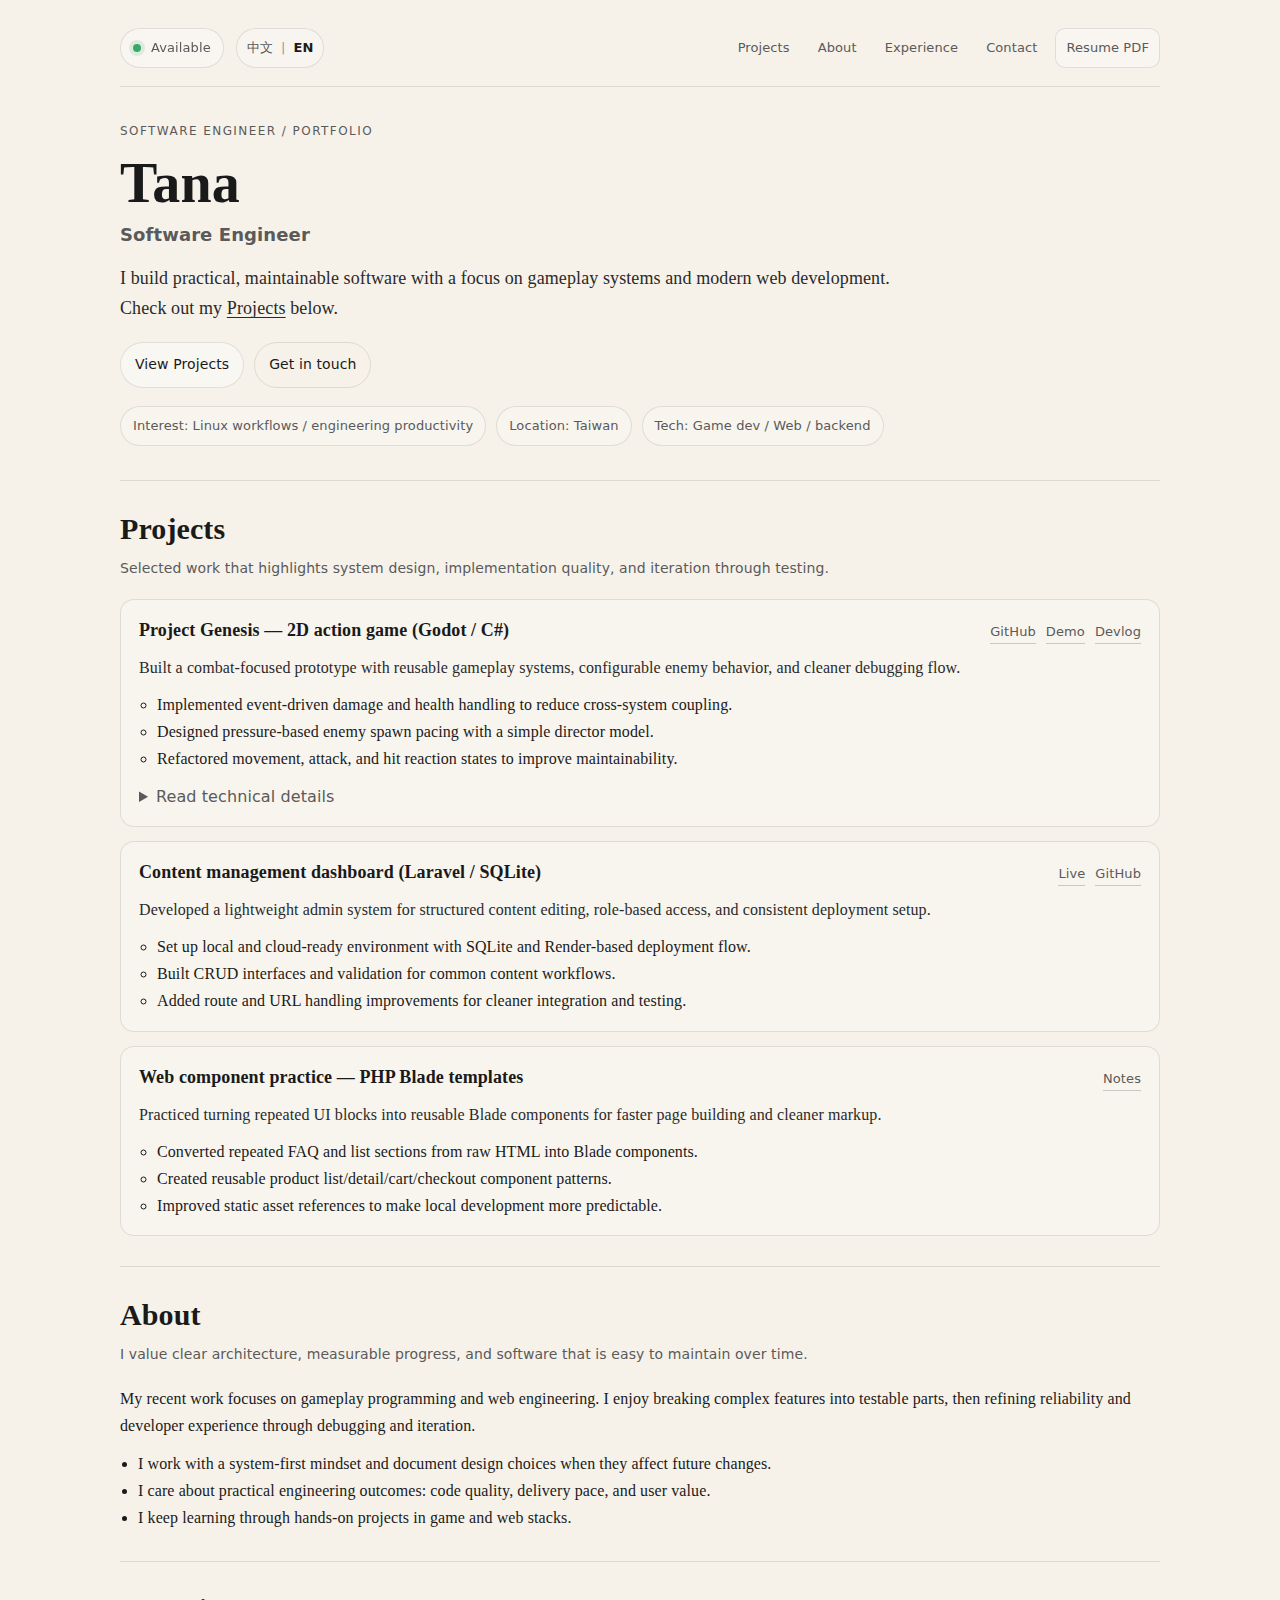
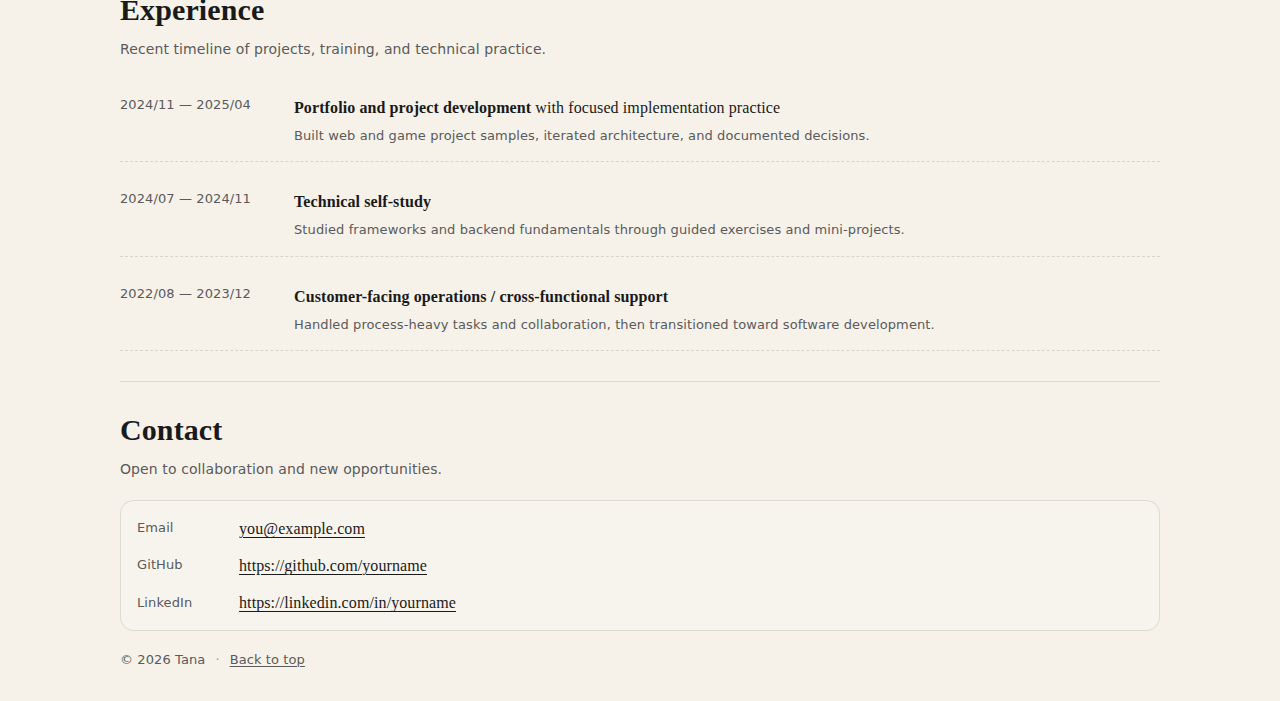
<file: en.html>
<!doctype html>
<html lang="en">
<head>
  <meta charset="utf-8" />
  <meta name="viewport" content="width=device-width, initial-scale=1" />
  <title>Tana | Software Engineer Portfolio</title>
  <meta name="description" content="Portfolio site for Tana, focused on game and web development projects." />
  <link rel="stylesheet" href="./style.css" />
</head>

<body>
  <a class="skip" href="#projects">Skip to projects</a>

  <div class="page-loader" id="page-loader" aria-hidden="true">
    <span class="spinner" aria-hidden="true"></span>
  </div>

  <header class="top">
    <div class="container">
            <div class="topbar">
        <div class="top-left">
          <div class="badge" aria-label="Current status">
            <span class="dot" aria-hidden="true"></span>
            <span>Available</span>
          </div>
          <div class="lang-switch" aria-label="Language switch">
            <a class="lang" href="./index.html" hreflang="zh-Hant" lang="zh-Hant">中文</a>
            <span class="lang-sep" aria-hidden="true">|</span>
            <a class="lang current" href="./en.html" hreflang="en">EN</a>
          </div>
        </div>

        <nav class="nav" aria-label="Main navigation">
          <a href="#projects">Projects</a>
          <a href="#about">About</a>
          <a href="#experience">Experience</a>
          <a href="#contact">Contact</a>
          <a class="nav-cta" href="./resume.pdf" target="_blank" rel="noopener">Resume PDF</a>
        </nav>
      </div>

      <section class="hero" aria-label="Introduction">
        <p class="kicker">Software Engineer / Portfolio</p>

        <h1 class="title">
          <span class="name">Tana</span>
          <span class="role">Software Engineer</span>
        </h1>

        <p class="lead">
          I build practical, maintainable software with a focus on gameplay systems and modern web development.
          <br />
          Check out my <a href="#projects">Projects</a> below.
        </p>

        <div class="hero-actions">
          <a class="btn" href="#projects">View Projects</a>
          <a class="btn ghost" href="#contact">Get in touch</a>
        </div>

        <div class="meta">
          <span class="pill">Interest: Linux workflows / engineering productivity</span>
          <span class="pill">Location: Taiwan</span>
          <span class="pill">Tech: Game dev / Web / backend</span>
        </div>
      </section>
    </div>
  </header>

  <main class="container">
    <section id="projects" class="section">
      <h2>Projects</h2>
      <p class="section-desc">
        Selected work that highlights system design, implementation quality, and iteration through testing.
      </p>

      <ol class="cards">
        <li class="card">
          <div class="card-head">
            <h3>Project Genesis — 2D action game (Godot / C#)</h3>
            <div class="links">
              <a href="#" target="_blank" rel="noopener">GitHub</a>
              <a href="#" target="_blank" rel="noopener">Demo</a>
              <a href="#" target="_blank" rel="noopener">Devlog</a>
            </div>
          </div>

          <p class="one-liner">
            Built a combat-focused prototype with reusable gameplay systems, configurable enemy behavior, and cleaner debugging flow.
          </p>

          <ul>
            <li>Implemented event-driven damage and health handling to reduce cross-system coupling.</li>
            <li>Designed pressure-based enemy spawn pacing with a simple director model.</li>
            <li>Refactored movement, attack, and hit reaction states to improve maintainability.</li>
          </ul>

          <details class="more">
            <summary>Read technical details</summary>
            <div class="more-body">
              <p>
                Split collision, combat, and player health responsibilities into dedicated scripts and introduced clearer debug logging for battle events.
              </p>
            </div>
          </details>
        </li>

        <li class="card">
          <div class="card-head">
            <h3>Content management dashboard (Laravel / SQLite)</h3>
            <div class="links">
              <a href="#" target="_blank" rel="noopener">Live</a>
              <a href="#" target="_blank" rel="noopener">GitHub</a>
            </div>
          </div>
          <p class="one-liner">
            Developed a lightweight admin system for structured content editing, role-based access, and consistent deployment setup.
          </p>
          <ul>
            <li>Set up local and cloud-ready environment with SQLite and Render-based deployment flow.</li>
            <li>Built CRUD interfaces and validation for common content workflows.</li>
            <li>Added route and URL handling improvements for cleaner integration and testing.</li>
          </ul>
        </li>

        <li class="card">
          <div class="card-head">
            <h3>Web component practice — PHP Blade templates</h3>
            <div class="links">
              <a href="#" target="_blank" rel="noopener">Notes</a>
            </div>
          </div>
          <p class="one-liner">
            Practiced turning repeated UI blocks into reusable Blade components for faster page building and cleaner markup.
          </p>
          <ul>
            <li>Converted repeated FAQ and list sections from raw HTML into Blade components.</li>
            <li>Created reusable product list/detail/cart/checkout component patterns.</li>
            <li>Improved static asset references to make local development more predictable.</li>
          </ul>
        </li>
      </ol>
    </section>

    <section id="about" class="section">
      <h2>About</h2>
      <p class="section-desc">
        I value clear architecture, measurable progress, and software that is easy to maintain over time.
      </p>

      <div class="prose">
        <p>
          My recent work focuses on gameplay programming and web engineering. I enjoy breaking complex features into testable parts, then refining reliability and developer experience through debugging and iteration.
        </p>
        <ul>
          <li>I work with a system-first mindset and document design choices when they affect future changes.</li>
          <li>I care about practical engineering outcomes: code quality, delivery pace, and user value.</li>
          <li>I keep learning through hands-on projects in game and web stacks.</li>
        </ul>
      </div>
    </section>

    <section id="experience" class="section">
      <h2>Experience</h2>
      <p class="section-desc">Recent timeline of projects, training, and technical practice.</p>

      <ul class="timeline">
        <li>
          <div class="when">2024/11 — 2025/04</div>
          <div class="what">
            <strong>Portfolio and project development</strong> with focused implementation practice
            <div class="desc">Built web and game project samples, iterated architecture, and documented decisions.</div>
          </div>
        </li>
        <li>
          <div class="when">2024/07 — 2024/11</div>
          <div class="what">
            <strong>Technical self-study</strong>
            <div class="desc">Studied frameworks and backend fundamentals through guided exercises and mini-projects.</div>
          </div>
        </li>
        <li>
          <div class="when">2022/08 — 2023/12</div>
          <div class="what">
            <strong>Customer-facing operations / cross-functional support</strong>
            <div class="desc">Handled process-heavy tasks and collaboration, then transitioned toward software development.</div>
          </div>
        </li>
      </ul>
    </section>

    <section id="contact" class="section">
      <h2>Contact</h2>
      <p class="section-desc">Open to collaboration and new opportunities.</p>

      <div class="contact">
        <div class="contact-row">
          <span class="label">Email</span>
          <a href="mailto:you@example.com">you@example.com</a>
        </div>
        <div class="contact-row">
          <span class="label">GitHub</span>
          <a href="#" target="_blank" rel="noopener">https://github.com/yourname</a>
        </div>
        <div class="contact-row">
          <span class="label">LinkedIn</span>
          <a href="#" target="_blank" rel="noopener">https://linkedin.com/in/yourname</a>
        </div>
      </div>

      <footer class="footer">
        <span>&copy; <span id="y"></span> Tana</span>
        <span class="sep">·</span>
        <a href="#projects">Back to top</a>
      </footer>
    </section>
  </main>

    <script>
    document.getElementById('y').textContent = new Date().getFullYear();

    (function () {
      var loader = document.getElementById('page-loader');
      var links = document.querySelectorAll('a.lang[href]');

      links.forEach(function (link) {
        if (link.classList.contains('current')) return;
        link.addEventListener('click', function () {
          if (!loader) return;
          loader.classList.add('is-visible');
          document.body.classList.add('is-loading');
        });
      });
    })();
  </script>
</body>
</html>
</file>
<file: style.css>
﻿/* style.css */
:root{
  --bg: #f6f2ea;          /* 餈???*/
  --fg: #1a1a1a;          /* 銝餅?摮?*/
  --muted: #5a5a5a;       /* 甈⊥?摮?*/
  --line: rgba(0,0,0,.10);
  --mark: rgba(255, 230, 120, .85); /* marker 擃漁 */
  --accent: #2a2a2a;
  --radius: 14px;
  --w: 960px;             /* ?批捆甈祝 */
}

*{ box-sizing: border-box; }
html{ scroll-behavior: smooth; }
body{
  margin: 0;
  background: var(--bg);
  color: var(--fg);
  font-family: ui-serif, Georgia, "Times New Roman", serif;
  line-height: 1.7;
  letter-spacing: .1px;
}

a{
  color: inherit;
  text-decoration: underline;
  text-underline-offset: .18em;
  text-decoration-thickness: 1px;
}
a:hover{ opacity: .85; }

.skip{
  position: absolute;
  left: -999px;
  top: 12px;
  background: #fff;
  padding: 8px 12px;
  border-radius: 10px;
  border: 1px solid var(--line);
}
.skip:focus{ left: 12px; z-index: 99; }

.container{
  max-width: min(var(--w), calc(100vw - 40px));
  margin: 0 auto;
  padding: 0 20px;
}

/* Top */
.top{
  padding: 28px 0 8px;
}
.topbar{
  display: flex;
  align-items: center;
  justify-content: space-between;
  gap: 18px;
  flex-wrap: wrap;
  padding-bottom: 18px;
  border-bottom: 1px solid var(--line);
}
.top-left{
  display: inline-flex;
  align-items: center;
  gap: 12px;
  flex-wrap: wrap;
}

.badge{
  display: inline-flex;
  align-items: center;
  gap: 10px;
  padding: 8px 12px;
  border: 1px solid var(--line);
  border-radius: 999px;
  background: rgba(255,255,255,.35);
  backdrop-filter: blur(6px);
  font-family: ui-sans-serif, system-ui, -apple-system, "Segoe UI", sans-serif;
  font-size: 13px;
  color: var(--muted);
}
.mobile-badge{
  display: none;
}
.dot{
  width: 8px; height: 8px;
  border-radius: 999px;
  background: #3aa76d;
  box-shadow: 0 0 0 4px rgba(58,167,109,.15);
}
.lang-switch{
  display: inline-flex;
  align-items: center;
  gap: 8px;
  padding: 6px 10px;
  border: 1px solid var(--line);
  border-radius: 999px;
  background: rgba(255,255,255,.28);
  transition: transform .18s ease, box-shadow .18s ease, opacity .18s ease;
}
.lang-switch:hover{
  transform: translateY(-1px);
  box-shadow: 0 6px 18px rgba(0,0,0,.08);
}
.lang,
.lang-sep{
  font-family: ui-sans-serif, system-ui, -apple-system, "Segoe UI", sans-serif;
  font-size: 13px;
  color: var(--muted);
}
.lang{
  text-decoration: none;
  padding: 2px 0;
}
.lang:hover{
  color: var(--fg);
  opacity: 1;
}
.lang.current{
  color: var(--fg);
  font-weight: 600;
  pointer-events: none;
  cursor: default;
}
.lang-sep{
  opacity: .6;
}

.nav{
  display: flex;
  gap: 8px;
  align-items: center;
  flex-wrap: wrap;
  justify-content: flex-end;
  font-family: ui-sans-serif, system-ui, -apple-system, "Segoe UI", sans-serif;
  font-size: 13px;
  color: var(--muted);
}
.nav a{ text-decoration: none; padding: 8px 10px; border-radius: 10px; }
.nav a:hover{ background: rgba(0,0,0,.04); opacity: 1; }
.nav-cta{
  border: 1px solid var(--line);
  background: rgba(255,255,255,.35);
}

.page-loader{
  position: fixed;
  inset: 0;
  display: grid;
  place-items: center;
  background: rgba(246,242,234,.48);
  opacity: 0;
  pointer-events: none;
  transition: opacity .2s ease;
  z-index: 120;
}
.page-loader.is-visible{
  opacity: 1;
}
.spinner{
  width: 24px;
  height: 24px;
  border: 2px solid rgba(0,0,0,.2);
  border-top-color: rgba(0,0,0,.75);
  border-radius: 999px;
  animation: spin .7s linear infinite;
}
body.is-loading{
  cursor: progress;
}
body.is-loading .lang-switch{
  transform: scale(.97);
  opacity: .85;
}

@media (min-width: 1280px){
  :root{
    --w: 1080px;
  }
}

/* Hero */
.hero{
  position: relative;
  padding: 34px 0 26px;
  isolation: isolate;
}
.kicker{
  margin: 0 0 12px;
  font-family: ui-sans-serif, system-ui, -apple-system, "Segoe UI", sans-serif;
  font-size: 12px;
  letter-spacing: .12em;
  text-transform: uppercase;
  color: var(--muted);
}
.title{
  margin: 0;
  line-height: 1.1;
}
.name{
  display: block;
  font-size: 56px;
  font-weight: 700;
}
.role{
  display: block;
  font-size: 18px;
  font-family: ui-sans-serif, system-ui, -apple-system, "Segoe UI", sans-serif;
  color: var(--muted);
  margin-top: 10px;
}
.lead{
  margin: 18px 0 0;
  font-size: 18px;
  color: var(--accent);
  position: relative;
  z-index: 2;
}
.headline{
  position: fixed;
  right: 12px;
  top: 12px;
  left: auto;
  margin: 0;
  max-width: min(92vw, 980px);
  text-align: right;
  font-family: ui-sans-serif, system-ui, -apple-system, "Segoe UI", sans-serif;
  font-size: clamp(34px, 10.8vw, 168px);
  line-height: .9;
  letter-spacing: -0.025em;
  color: rgba(104, 104, 104, 0.09);
  transform: translateY(var(--headline-shift, 0px));
  z-index: 0;
  pointer-events: none;
  user-select: none;
}

.hero .kicker,
.hero .title,
.hero .hero-actions,
.hero .meta{
  position: relative;
  z-index: 2;
}
.mark{
  background: linear-gradient(transparent 55%, var(--mark) 55%);
  padding: 0 .12em;
}

.hero-actions{
  display: flex;
  gap: 10px;
  margin-top: 18px;
  flex-wrap: wrap;
}
.btn{
  display: inline-block;
  padding: 10px 14px;
  border-radius: 999px;
  border: 1px solid var(--line);
  text-decoration: none;
  font-family: ui-sans-serif, system-ui, -apple-system, "Segoe UI", sans-serif;
  font-size: 14px;
  background: rgba(255,255,255,.40);
}
.btn:hover{ background: rgba(255,255,255,.65); opacity: 1; }
.btn.ghost{ background: transparent; }

.meta{
  margin-top: 18px;
  display: flex;
  flex-wrap: wrap;
  gap: 10px;
}
.pill{
  font-family: ui-sans-serif, system-ui, -apple-system, "Segoe UI", sans-serif;
  font-size: 13px;
  color: var(--muted);
  border: 1px solid var(--line);
  border-radius: 999px;
  padding: 8px 12px;
  background: rgba(255,255,255,.25);
}

/* Background carousel */
.bg-carousel{
  padding: 8px 0 22px;
}
.bg-carousel-viewport{
  position: relative;
  overflow: hidden;
  border-radius: 12px;
  border: 1px solid rgba(0,0,0,.08);
  background: rgba(255,255,255,.2);
}
.bg-carousel-viewport::before,
.bg-carousel-viewport::after{
  content: "";
  position: absolute;
  top: 0;
  bottom: 0;
  width: 68px;
  z-index: 2;
  pointer-events: none;
}
.bg-carousel-viewport::before{
  left: 0;
  background: linear-gradient(to right, var(--bg), rgba(246,242,234,0));
}
.bg-carousel-viewport::after{
  right: 0;
  background: linear-gradient(to left, var(--bg), rgba(246,242,234,0));
}
.bg-carousel-track{
  display: flex;
  gap: 12px;
  width: max-content;
  padding: 8px;
  animation: bg-slide 16s linear infinite;
}
.bg-carousel-viewport:hover .bg-carousel-track{
  animation-play-state: paused;
}
.bg-carousel-group{
  display: flex;
  gap: 12px;
}
.bg-carousel-group img{
  width: 208px;
  aspect-ratio: 16 / 9;
  display: block;
  border-radius: 8px;
  object-fit: cover;
  opacity: .72;
  filter: saturate(.8) contrast(.92);
}
@keyframes bg-slide{
  from{ transform: translateX(0); }
  to{ transform: translateX(calc(-50% - 6px)); }
}

/* Sections */
.section{
  padding: 30px 0;
  border-top: 1px solid var(--line);
}
.section h2{
  margin: 0;
  font-size: 30px;
  line-height: 1.2;
}
.section-desc{
  margin: 10px 0 18px;
  color: var(--muted);
  font-family: ui-sans-serif, system-ui, -apple-system, "Segoe UI", sans-serif;
  font-size: 14px;
}

.cards{
  list-style: none;
  padding: 0;
  margin: 0;
  display: grid;
  gap: 14px;
}
.card{
  padding: 18px 18px 16px;
  border: 1px solid var(--line);
  border-radius: var(--radius);
  background: rgba(255,255,255,.25);
}
.card-head{
  display: flex;
  align-items: baseline;
  justify-content: space-between;
  gap: 14px;
  flex-wrap: wrap;
}
.card h3{
  margin: 0;
  font-size: 18px;
  line-height: 1.35;
}
.links{
  display: flex;
  gap: 10px;
  font-family: ui-sans-serif, system-ui, -apple-system, "Segoe UI", sans-serif;
  font-size: 13px;
  color: var(--muted);
}
.links a{ text-decoration: none; border-bottom: 1px solid rgba(0,0,0,.18); }
.one-liner{
  margin: 10px 0 10px;
  color: var(--accent);
}
.card ul{
  margin: 0;
  padding-left: 18px;
  color: var(--fg);
}
.more{
  margin-top: 10px;
}
.more summary{
  cursor: pointer;
  font-family: ui-sans-serif, system-ui, -apple-system, "Segoe UI", sans-serif;
  color: var(--muted);
}
.more-body{
  margin-top: 8px;
  color: var(--fg);
}

.prose p{ margin: 0 0 10px; }
.prose ul{
  margin: 0;
  padding-left: 18px;
}

.timeline{
  list-style: none;
  padding: 0;
  margin: 0;
  display: grid;
  gap: 12px;
}
.timeline li{
  display: grid;
  grid-template-columns: 160px 1fr;
  gap: 14px;
  padding: 14px 0;
  border-bottom: 1px dashed rgba(0,0,0,.12);
}
.when{
  font-family: ui-sans-serif, system-ui, -apple-system, "Segoe UI", sans-serif;
  color: var(--muted);
  font-size: 13px;
}
.desc{
  color: var(--muted);
  font-family: ui-sans-serif, system-ui, -apple-system, "Segoe UI", sans-serif;
  font-size: 13px;
  margin-top: 4px;
}

.contact{
  display: grid;
  gap: 10px;
  border: 1px solid var(--line);
  border-radius: var(--radius);
  padding: 14px 16px;
  background: rgba(255,255,255,.20);
}
.contact-row{
  display: grid;
  grid-template-columns: 90px 1fr;
  gap: 12px;
  align-items: center;
}
.label{
  font-family: ui-sans-serif, system-ui, -apple-system, "Segoe UI", sans-serif;
  color: var(--muted);
  font-size: 13px;
}

.footer{
  margin-top: 18px;
  display: flex;
  gap: 10px;
  align-items: center;
  color: var(--muted);
  font-family: ui-sans-serif, system-ui, -apple-system, "Segoe UI", sans-serif;
  font-size: 13px;
}
.sep{ opacity: .6; }

.lang-fab{
  position: fixed;
  right: 16px;
  bottom: 16px;
  width: 52px;
  height: 52px;
  border-radius: 999px;
  display: grid;
  place-items: center;
  text-decoration: none;
  font-family: ui-sans-serif, system-ui, -apple-system, "Segoe UI", sans-serif;
  font-size: 13px;
  font-weight: 700;
  color: var(--fg);
  background: rgba(255,255,255,.92);
  border: 1px solid var(--line);
  box-shadow: 0 10px 24px rgba(0,0,0,.15);
  z-index: 140;
  transition: transform .18s ease, box-shadow .18s ease, opacity .18s ease;
}
.lang-fab:hover{
  transform: translateY(-2px);
  box-shadow: 0 12px 26px rgba(0,0,0,.2);
  opacity: 1;
}
body.is-loading .lang-fab{
  transform: scale(.95);
  opacity: .82;
}

@media (min-width: 641px){
  .lang-fab{ display: none; }
}

/* Responsive */
@media (max-width: 640px){
  .container{ padding: 0 16px; }
  .topbar .badge{ display: none; }
  .mobile-badge{
    display: inline-flex;
    position: absolute;
    right: 0;
    top: 58px;
    z-index: 3;
  }
  .headline{
    top: 12px;
    right: 12px;
    max-width: 94vw;
    font-size: clamp(22px, 12.5vw, 70px);
    line-height: 1.02;
  }
  .bg-carousel-group img{ width: 156px; }
  .topbar{ align-items: flex-start; }
  .top-left{ width: 100%; }
  .lang-switch{ display: none; }
  .lang-fab{ display: grid; }
  .nav{
    width: 100%;
    justify-content: flex-start;
    padding-top: 8px;
    border-top: 1px dashed rgba(0,0,0,.08);
  }
  .name{ font-size: 44px; }
  .lead{ font-size: 16px; }
  .timeline li{ grid-template-columns: 1fr; }
  .contact-row{ grid-template-columns: 1fr; }
}
</file>
